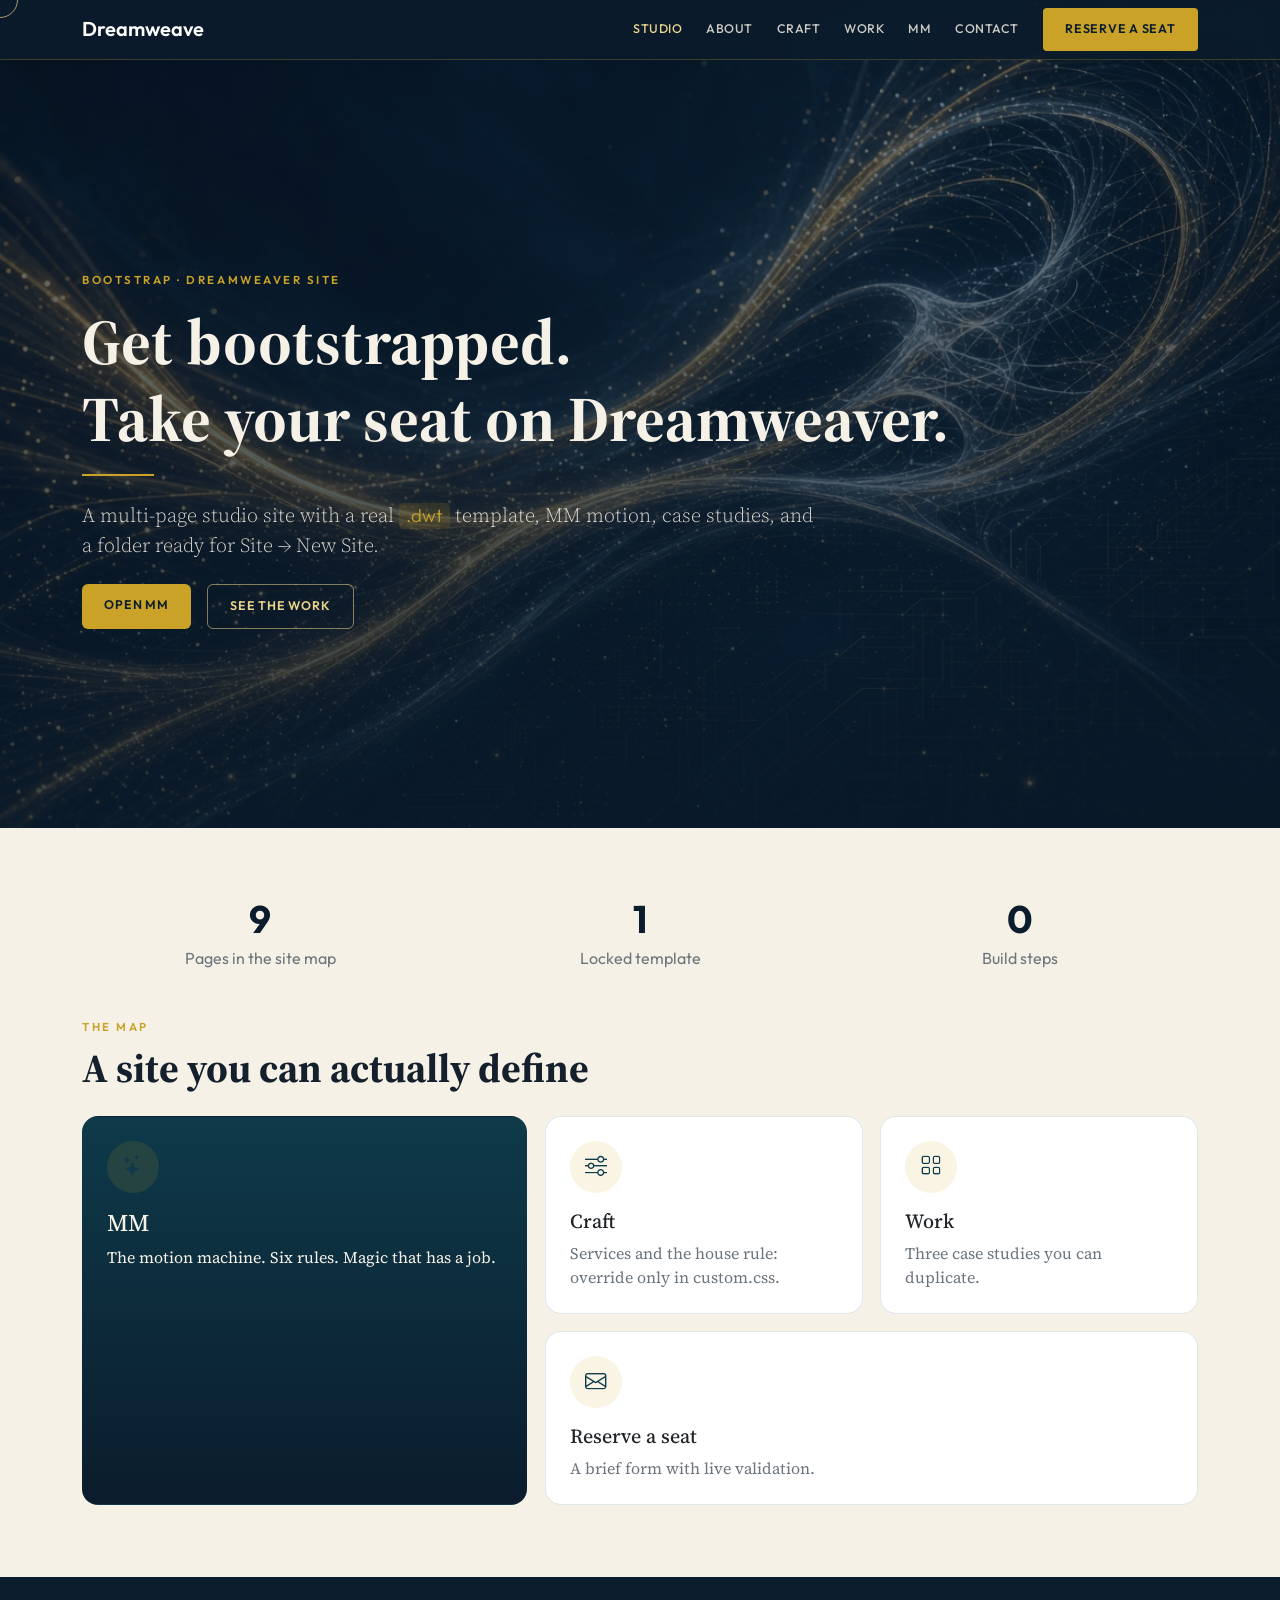
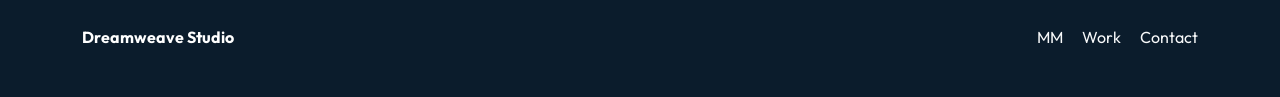
<file: index.html>
<!doctype html>
<html lang="en">
<head>
  <meta charset="utf-8">
  <meta name="viewport" content="width=device-width, initial-scale=1">
  <title>Dreamweave Studio — Get bootstrapped. Take your seat.</title>
  <meta name="description" content="A Dreamweaver-style Bootstrap starter. Responsive, mobile-first, ready to open in Adobe Dreamweaver.">
  <meta name="theme-color" content="#0b1c2c">
  <link rel="preconnect" href="https://fonts.googleapis.com">
  <link rel="preconnect" href="https://fonts.gstatic.com" crossorigin>
  <link href="https://fonts.googleapis.com/css2?family=Outfit:wght@400;500;600;700&family=Source+Serif+4:opsz,wght@8..60,400;8..60,600;8..60,700&display=swap" rel="stylesheet">
  <link href="https://cdn.jsdelivr.net/npm/bootstrap@5.3.8/dist/css/bootstrap.min.css" rel="stylesheet" crossorigin="anonymous">
  <link href="https://cdn.jsdelivr.net/npm/bootstrap-icons@1.11.3/font/bootstrap-icons.min.css" rel="stylesheet">
  <link rel="icon" href="img/favicon.svg" type="image/svg+xml">
  <link href="css/custom.css" rel="stylesheet">
</head>
<body>
  <a class="skip-link" href="#main">Skip to content</a>
  <nav class="navbar navbar-expand-lg navbar-dream fixed-top sans">
    <div class="container">
      <a class="navbar-brand d-flex align-items-center gap-2 text-white" href="index.html"><span class="fw-semibold">Dreamweave</span></a>
      <button class="navbar-toggler" type="button" data-bs-toggle="collapse" data-bs-target="#navMain" aria-label="Toggle navigation">
        <span class="navbar-toggler-icon" style="filter: invert(1);"></span>
      </button>
      <div class="collapse navbar-collapse" id="navMain">
        <ul class="navbar-nav ms-auto mb-2 mb-lg-0 align-items-lg-center gap-lg-2">
          <li class="nav-item"><a class="nav-link" href="index.html">Studio</a></li>
          <li class="nav-item"><a class="nav-link" href="about.html">About</a></li>
          <li class="nav-item"><a class="nav-link" href="craft.html">Craft</a></li>
          <li class="nav-item"><a class="nav-link" href="work.html">Work</a></li>
          <li class="nav-item"><a class="nav-link" href="mm.html">MM</a></li>
          <li class="nav-item"><a class="nav-link" href="contact.html">Contact</a></li>
          <li class="nav-item ms-lg-2"><a class="btn btn-gold btn-sm" href="contact.html">Reserve a seat</a></li>
        </ul>
      </div>
    </div>
  </nav>
  <header class="hero d-flex align-items-center">
    <div class="container py-5">
      <p class="section-label sans mb-3">Bootstrap · Dreamweaver site</p>
      <h1 class="display-3 fw-bold mb-3">Get bootstrapped.<br>Take your seat on Dreamweaver.</h1>
      <div class="gold-rule mb-4"></div>
      <p class="lead col-lg-8" style="color: rgba(246,241,231,.86);">A multi-page studio site with a real <code>.dwt</code> template, MM motion, case studies, and a folder ready for Site → New Site.</p>
      <div class="d-flex flex-wrap gap-3 mt-4">
        <a class="btn btn-gold sans" href="mm.html">Open MM</a>
        <a class="btn btn-ghost sans" href="work.html">See the work</a>
      </div>
    </div>
  </header>
  <section id="main" class="py-5">
    <div class="container py-4">
      <div class="row g-4 text-center mb-5">
        <div class="col-md-4"><div class="stat sans">9</div><p class="sans text-secondary mt-2 mb-0">Pages in the site map</p></div>
        <div class="col-md-4"><div class="stat sans">1</div><p class="sans text-secondary mt-2 mb-0">Locked template</p></div>
        <div class="col-md-4"><div class="stat sans">0</div><p class="sans text-secondary mt-2 mb-0">Build steps</p></div>
      </div>
      <p class="section-label sans mb-2">The map</p>
      <h2 class="display-6 fw-bold mb-4">A site you can actually define</h2>
      <div class="bento">
        <a class="card-weave bento-wide p-4 text-decoration-none" href="mm.html">
          <div class="icon-orb mb-3"><i class="bi bi-stars"></i></div>
          <h3 class="h4">MM</h3>
          <p class="mb-0">The motion machine. Six rules. Magic that has a job.</p>
        </a>
        <a class="card-weave p-4 text-decoration-none text-dark" href="craft.html">
          <div class="icon-orb mb-3"><i class="bi bi-sliders"></i></div>
          <h3 class="h5">Craft</h3>
          <p class="text-secondary mb-0">Services and the house rule: override only in custom.css.</p>
        </a>
        <a class="card-weave p-4 text-decoration-none text-dark" href="work.html">
          <div class="icon-orb mb-3"><i class="bi bi-grid"></i></div>
          <h3 class="h5">Work</h3>
          <p class="text-secondary mb-0">Three case studies you can duplicate.</p>
        </a>
        <a class="card-weave bento-contact p-4 text-decoration-none text-dark" href="contact.html">
          <div class="icon-orb mb-3"><i class="bi bi-envelope"></i></div>
          <h3 class="h5">Reserve a seat</h3>
          <p class="text-secondary mb-0">A brief form with live validation.</p>
        </a>
      </div>
    </div>
  </section>
  <footer class="site-footer py-5 sans">
    <div class="container d-flex flex-wrap justify-content-between gap-3">
      <strong class="text-white">Dreamweave Studio</strong>
      <div>
        <a class="link-light text-decoration-none me-3" href="mm.html">MM</a>
        <a class="link-light text-decoration-none me-3" href="work.html">Work</a>
        <a class="link-light text-decoration-none" href="contact.html">Contact</a>
      </div>
    </div>
  </footer>
  <script src="https://cdn.jsdelivr.net/npm/bootstrap@5.3.8/dist/js/bootstrap.bundle.min.js" crossorigin="anonymous"></script>
  <script src="js/site.js"></script>
</body>
</html>
</file>
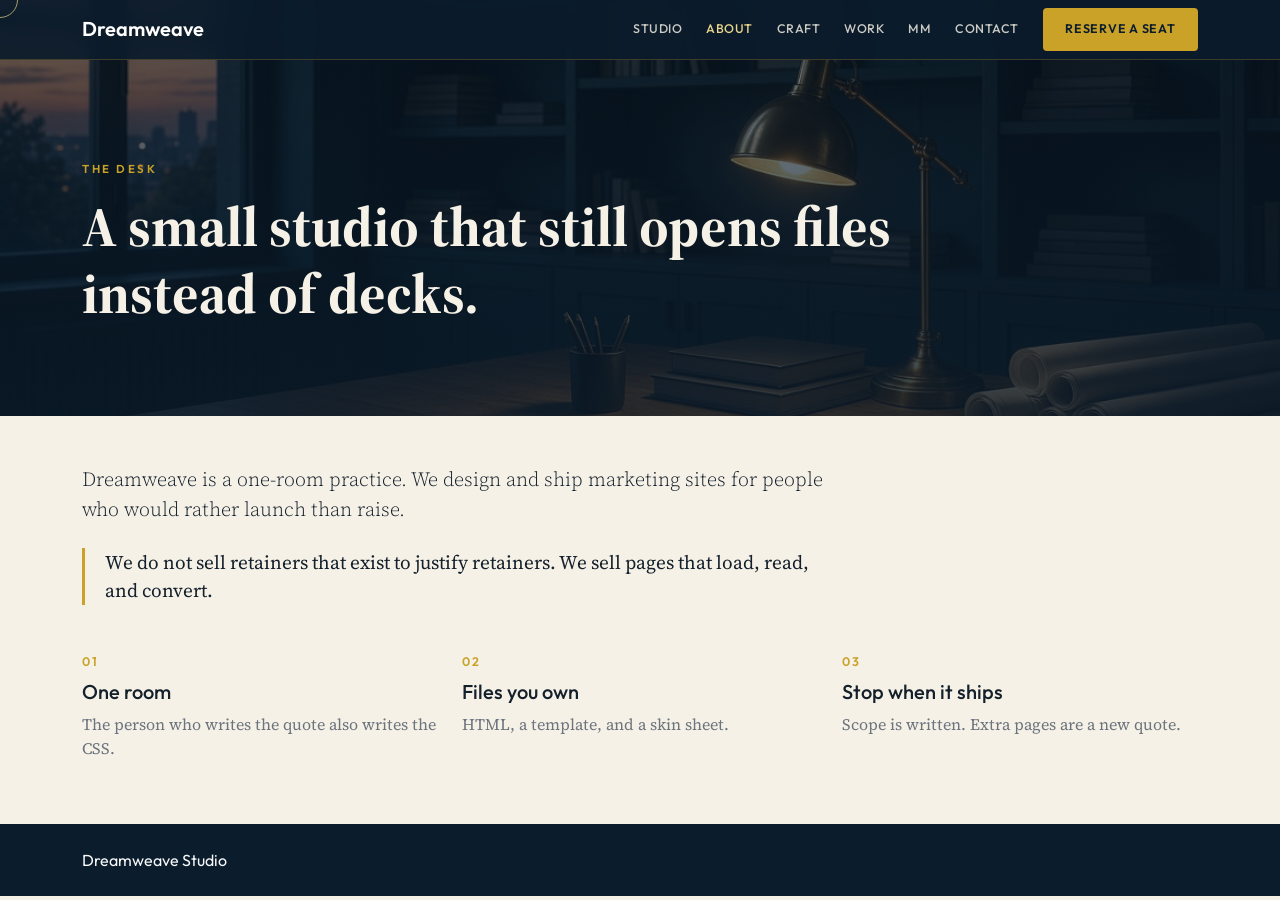
<file: about.html>
<!doctype html>
<html lang="en">
<head>
  <meta charset="utf-8">
  <meta name="viewport" content="width=device-width, initial-scale=1">
  <title>About — Dreamweave</title>
  <link rel="preconnect" href="https://fonts.googleapis.com">
  <link rel="preconnect" href="https://fonts.gstatic.com" crossorigin>
  <link href="https://fonts.googleapis.com/css2?family=Outfit:wght@400;500;600;700&family=Source+Serif+4:opsz,wght@8..60,400;8..60,600;8..60,700&display=swap" rel="stylesheet">
  <link href="https://cdn.jsdelivr.net/npm/bootstrap@5.3.8/dist/css/bootstrap.min.css" rel="stylesheet" crossorigin="anonymous">
  <link href="https://cdn.jsdelivr.net/npm/bootstrap-icons@1.11.3/font/bootstrap-icons.min.css" rel="stylesheet">
  <link href="css/custom.css" rel="stylesheet">
</head>
<body>
  <nav class="navbar navbar-expand-lg navbar-dream fixed-top sans">
    <div class="container">
      <a class="navbar-brand text-white fw-semibold" href="index.html">Dreamweave</a>
      <button class="navbar-toggler" type="button" data-bs-toggle="collapse" data-bs-target="#navMain" aria-label="Toggle navigation"><span class="navbar-toggler-icon" style="filter: invert(1);"></span></button>
      <div class="collapse navbar-collapse" id="navMain">
        <ul class="navbar-nav ms-auto align-items-lg-center gap-lg-2">
          <li class="nav-item"><a class="nav-link" href="index.html">Studio</a></li>
          <li class="nav-item"><a class="nav-link" href="about.html">About</a></li>
          <li class="nav-item"><a class="nav-link" href="craft.html">Craft</a></li>
          <li class="nav-item"><a class="nav-link" href="work.html">Work</a></li>
          <li class="nav-item"><a class="nav-link" href="mm.html">MM</a></li>
          <li class="nav-item"><a class="nav-link" href="contact.html">Contact</a></li>
          <li class="nav-item ms-lg-2"><a class="btn btn-gold btn-sm" href="contact.html">Reserve a seat</a></li>
        </ul>
      </div>
    </div>
  </nav>
  <header class="page-hero library"><div class="container"><p class="section-label sans mb-3">The desk</p><h1 class="display-4 fw-bold col-lg-10">A small studio that still opens files instead of decks.</h1></div></header>
  <main class="py-5"><div class="container">
    <p class="lead col-lg-8">Dreamweave is a one-room practice. We design and ship marketing sites for people who would rather launch than raise.</p>
    <blockquote class="quote-block my-4 col-lg-8">We do not sell retainers that exist to justify retainers. We sell pages that load, read, and convert.</blockquote>
    <div class="row g-4 mt-4">
      <div class="col-md-4"><p class="step-num sans mb-2">01</p><h2 class="h5 sans">One room</h2><p class="text-secondary">The person who writes the quote also writes the CSS.</p></div>
      <div class="col-md-4"><p class="step-num sans mb-2">02</p><h2 class="h5 sans">Files you own</h2><p class="text-secondary">HTML, a template, and a skin sheet.</p></div>
      <div class="col-md-4"><p class="step-num sans mb-2">03</p><h2 class="h5 sans">Stop when it ships</h2><p class="text-secondary">Scope is written. Extra pages are a new quote.</p></div>
    </div>
  </div></main>
  <footer class="site-footer py-4 sans"><div class="container"><a class="link-light text-decoration-none" href="index.html">Dreamweave Studio</a></div></footer>
  <script src="https://cdn.jsdelivr.net/npm/bootstrap@5.3.8/dist/js/bootstrap.bundle.min.js" crossorigin="anonymous"></script>
  <script src="js/site.js"></script>
</body></html>
</file>
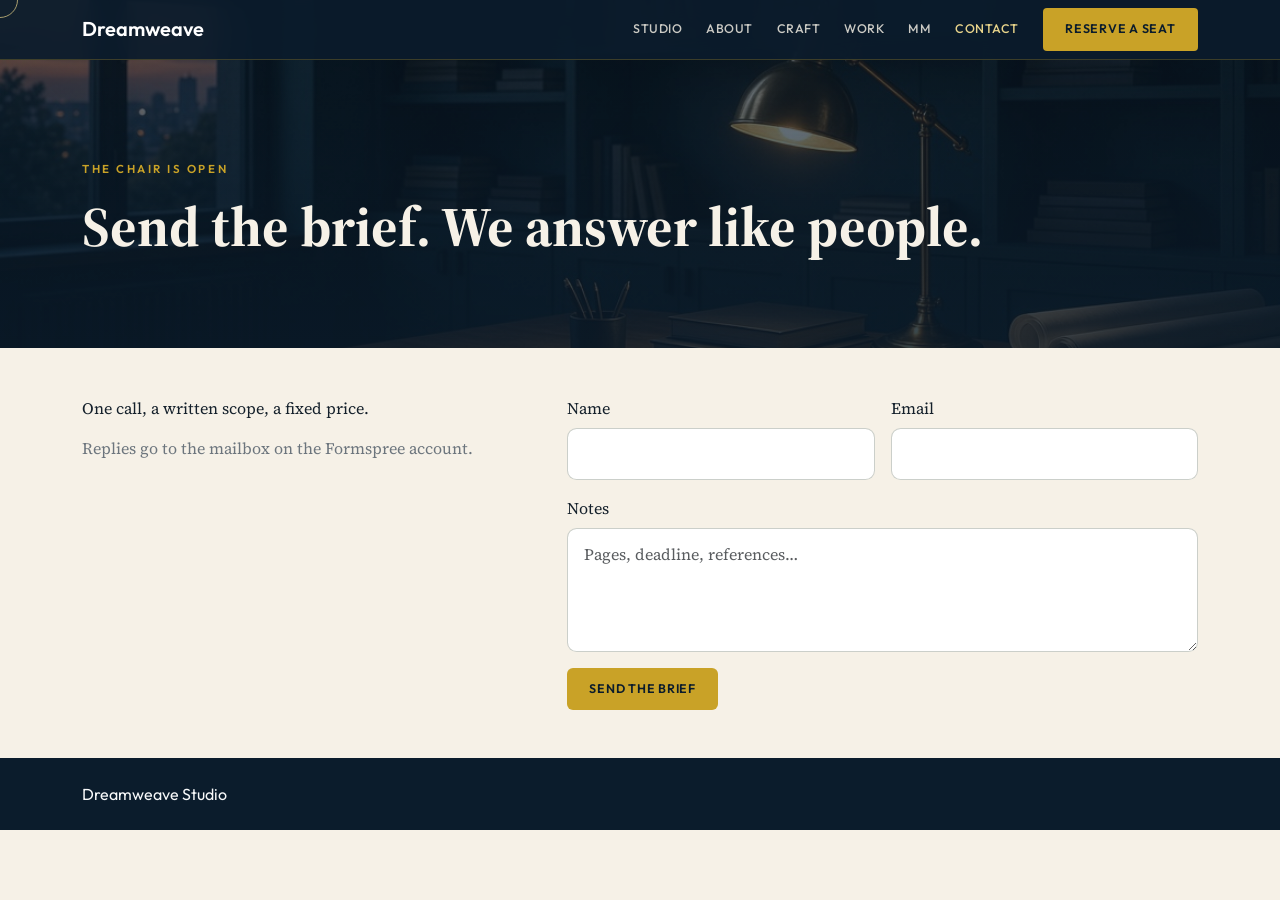
<file: contact.html>
<!doctype html>
<html lang="en">
<head>
  <meta charset="utf-8">
  <meta name="viewport" content="width=device-width, initial-scale=1">
  <title>Contact — Dreamweave</title>
  <link rel="preconnect" href="https://fonts.googleapis.com">
  <link rel="preconnect" href="https://fonts.gstatic.com" crossorigin>
  <link href="https://fonts.googleapis.com/css2?family=Outfit:wght@400;500;600;700&family=Source+Serif+4:opsz,wght@8..60,400;8..60,600;8..60,700&display=swap" rel="stylesheet">
  <link href="https://cdn.jsdelivr.net/npm/bootstrap@5.3.8/dist/css/bootstrap.min.css" rel="stylesheet" crossorigin="anonymous">
  <link href="https://cdn.jsdelivr.net/npm/bootstrap-icons@1.11.3/font/bootstrap-icons.min.css" rel="stylesheet">
  <link href="css/custom.css" rel="stylesheet">
</head>
<body>
  <nav class="navbar navbar-expand-lg navbar-dream fixed-top sans">
    <div class="container">
      <a class="navbar-brand text-white fw-semibold" href="index.html">Dreamweave</a>
      <button class="navbar-toggler" type="button" data-bs-toggle="collapse" data-bs-target="#navMain" aria-label="Toggle navigation"><span class="navbar-toggler-icon" style="filter: invert(1);"></span></button>
      <div class="collapse navbar-collapse" id="navMain">
        <ul class="navbar-nav ms-auto align-items-lg-center gap-lg-2">
          <li class="nav-item"><a class="nav-link" href="index.html">Studio</a></li>
          <li class="nav-item"><a class="nav-link" href="about.html">About</a></li>
          <li class="nav-item"><a class="nav-link" href="craft.html">Craft</a></li>
          <li class="nav-item"><a class="nav-link" href="work.html">Work</a></li>
          <li class="nav-item"><a class="nav-link" href="mm.html">MM</a></li>
          <li class="nav-item"><a class="nav-link" href="contact.html">Contact</a></li>
          <li class="nav-item ms-lg-2"><a class="btn btn-gold btn-sm" href="contact.html">Reserve a seat</a></li>
        </ul>
      </div>
    </div>
  </nav>
  <header class="page-hero library"><div class="container"><p class="section-label sans mb-3">The chair is open</p><h1 class="display-4 fw-bold">Send the brief. We answer like people.</h1></div></header>
  <main class="py-5"><div class="container"><div class="row g-5">
    <div class="col-lg-5">
      <p>One call, a written scope, a fixed price.</p>
      <p class="text-secondary mb-0">Replies go to the mailbox on the Formspree account.</p>
    </div>
    <div class="col-lg-7">
      <div id="brief-success" class="alert alert-success d-none">Brief received. Check the Formspree inbox.</div>
      <div id="brief-error" class="alert alert-danger d-none">Could not send. Try again, or email from Formspree directly.</div>
      <form id="brief-form" class="needs-validation" action="https://formspree.io/f/xnpqewqr" method="POST" novalidate>
        <input type="hidden" name="_subject" value="Dreamweave brief">
        <div class="row g-3">
          <div class="col-md-6 form-live">
            <label class="form-label" for="name">Name</label>
            <input class="form-control" id="name" name="name" autocomplete="name" required>
            <span class="tick" aria-hidden="true">✓</span>
          </div>
          <div class="col-md-6 form-live">
            <label class="form-label" for="email">Email</label>
            <input class="form-control" id="email" name="email" type="email" autocomplete="email" required>
            <span class="tick" aria-hidden="true">✓</span>
          </div>
          <div class="col-12">
            <label class="form-label" for="notes">Notes</label>
            <textarea class="form-control" id="notes" name="notes" rows="4" placeholder="Pages, deadline, references…"></textarea>
          </div>
          <div class="col-12" style="position:absolute;left:-9999px" aria-hidden="true">
            <input type="text" name="_gotcha" tabindex="-1" autocomplete="off">
          </div>
          <div class="col-12"><button class="btn btn-gold sans" type="submit">Send the brief</button></div>
        </div>
      </form>
    </div>
  </div></div></main>
  <footer class="site-footer py-4 sans"><div class="container"><a class="link-light text-decoration-none" href="index.html">Dreamweave Studio</a></div></footer>
  <script src="https://cdn.jsdelivr.net/npm/bootstrap@5.3.8/dist/js/bootstrap.bundle.min.js" crossorigin="anonymous"></script>
  <script src="js/site.js"></script>
</body></html>
</file>
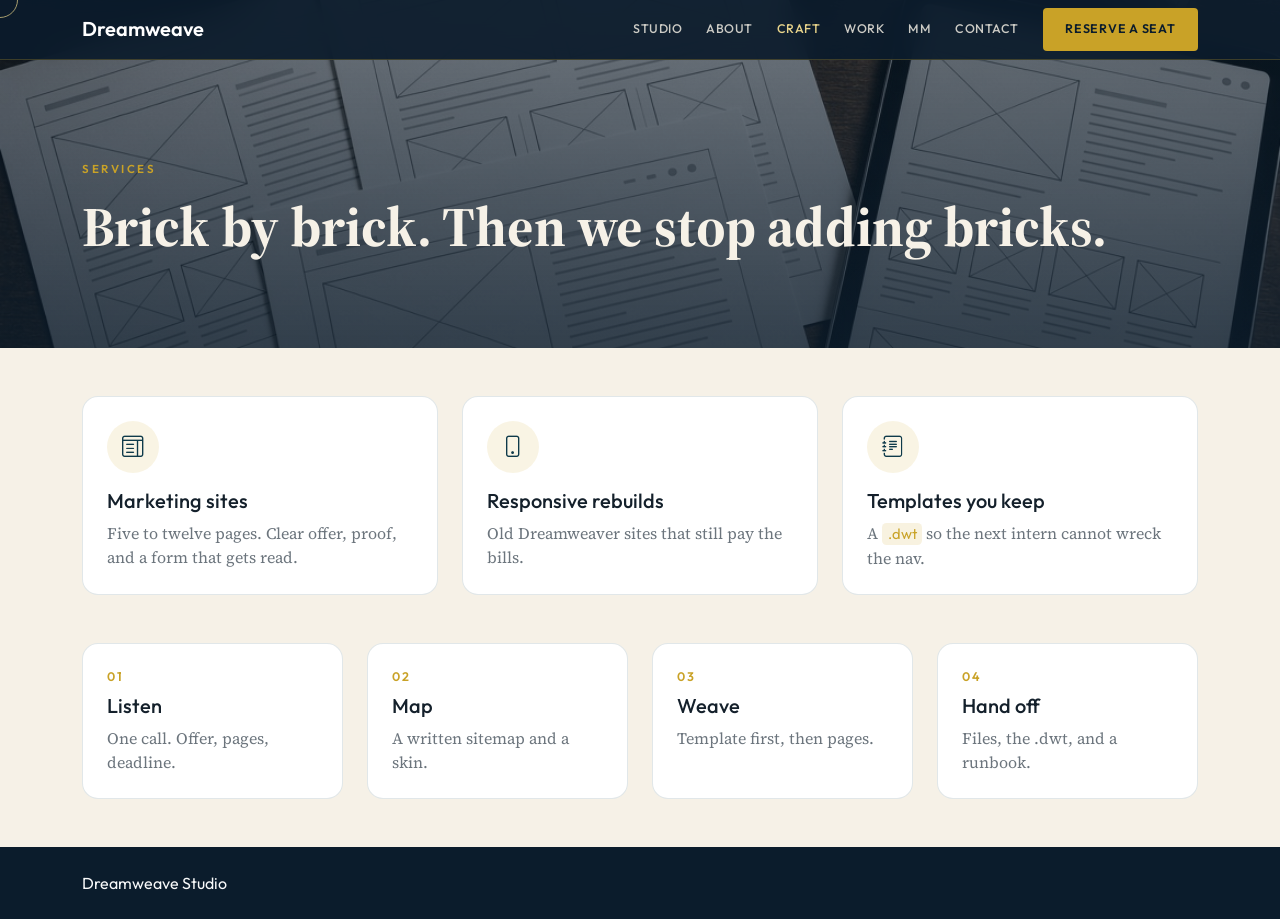
<file: craft.html>
<!doctype html>
<html lang="en">
<head>
  <meta charset="utf-8">
  <meta name="viewport" content="width=device-width, initial-scale=1">
  <title>Craft — Dreamweave</title>
  <link rel="preconnect" href="https://fonts.googleapis.com">
  <link rel="preconnect" href="https://fonts.gstatic.com" crossorigin>
  <link href="https://fonts.googleapis.com/css2?family=Outfit:wght@400;500;600;700&family=Source+Serif+4:opsz,wght@8..60,400;8..60,600;8..60,700&display=swap" rel="stylesheet">
  <link href="https://cdn.jsdelivr.net/npm/bootstrap@5.3.8/dist/css/bootstrap.min.css" rel="stylesheet" crossorigin="anonymous">
  <link href="https://cdn.jsdelivr.net/npm/bootstrap-icons@1.11.3/font/bootstrap-icons.min.css" rel="stylesheet">
  <link href="css/custom.css" rel="stylesheet">
</head>
<body>
  <nav class="navbar navbar-expand-lg navbar-dream fixed-top sans">
    <div class="container">
      <a class="navbar-brand text-white fw-semibold" href="index.html">Dreamweave</a>
      <button class="navbar-toggler" type="button" data-bs-toggle="collapse" data-bs-target="#navMain" aria-label="Toggle navigation"><span class="navbar-toggler-icon" style="filter: invert(1);"></span></button>
      <div class="collapse navbar-collapse" id="navMain">
        <ul class="navbar-nav ms-auto align-items-lg-center gap-lg-2">
          <li class="nav-item"><a class="nav-link" href="index.html">Studio</a></li>
          <li class="nav-item"><a class="nav-link" href="about.html">About</a></li>
          <li class="nav-item"><a class="nav-link" href="craft.html">Craft</a></li>
          <li class="nav-item"><a class="nav-link" href="work.html">Work</a></li>
          <li class="nav-item"><a class="nav-link" href="mm.html">MM</a></li>
          <li class="nav-item"><a class="nav-link" href="contact.html">Contact</a></li>
          <li class="nav-item ms-lg-2"><a class="btn btn-gold btn-sm" href="contact.html">Reserve a seat</a></li>
        </ul>
      </div>
    </div>
  </nav>
  <header class="page-hero wire"><div class="container"><p class="section-label sans mb-3">Services</p><h1 class="display-4 fw-bold">Brick by brick. Then we stop adding bricks.</h1></div></header>
  <main class="py-5"><div class="container">
    <div class="row g-4 mb-5">
      <div class="col-md-4"><article class="card-weave h-100 p-4"><div class="icon-orb mb-3"><i class="bi bi-layout-text-window"></i></div><h2 class="h5 sans">Marketing sites</h2><p class="text-secondary mb-0">Five to twelve pages. Clear offer, proof, and a form that gets read.</p></article></div>
      <div class="col-md-4"><article class="card-weave h-100 p-4"><div class="icon-orb mb-3"><i class="bi bi-phone"></i></div><h2 class="h5 sans">Responsive rebuilds</h2><p class="text-secondary mb-0">Old Dreamweaver sites that still pay the bills.</p></article></div>
      <div class="col-md-4"><article class="card-weave h-100 p-4"><div class="icon-orb mb-3"><i class="bi bi-journal-text"></i></div><h2 class="h5 sans">Templates you keep</h2><p class="text-secondary mb-0">A <code>.dwt</code> so the next intern cannot wreck the nav.</p></article></div>
    </div>
    <div class="row g-4">
      <div class="col-md-6 col-lg-3"><article class="card-weave h-100 p-4"><p class="step-num sans mb-2">01</p><h3 class="h5 sans">Listen</h3><p class="text-secondary mb-0">One call. Offer, pages, deadline.</p></article></div>
      <div class="col-md-6 col-lg-3"><article class="card-weave h-100 p-4"><p class="step-num sans mb-2">02</p><h3 class="h5 sans">Map</h3><p class="text-secondary mb-0">A written sitemap and a skin.</p></article></div>
      <div class="col-md-6 col-lg-3"><article class="card-weave h-100 p-4"><p class="step-num sans mb-2">03</p><h3 class="h5 sans">Weave</h3><p class="text-secondary mb-0">Template first, then pages.</p></article></div>
      <div class="col-md-6 col-lg-3"><article class="card-weave h-100 p-4"><p class="step-num sans mb-2">04</p><h3 class="h5 sans">Hand off</h3><p class="text-secondary mb-0">Files, the .dwt, and a runbook.</p></article></div>
    </div>
  </div></main>
  <footer class="site-footer py-4 sans"><div class="container"><a class="link-light text-decoration-none" href="index.html">Dreamweave Studio</a></div></footer>
  <script src="https://cdn.jsdelivr.net/npm/bootstrap@5.3.8/dist/js/bootstrap.bundle.min.js" crossorigin="anonymous"></script>
  <script src="js/site.js"></script>
</body></html>
</file>
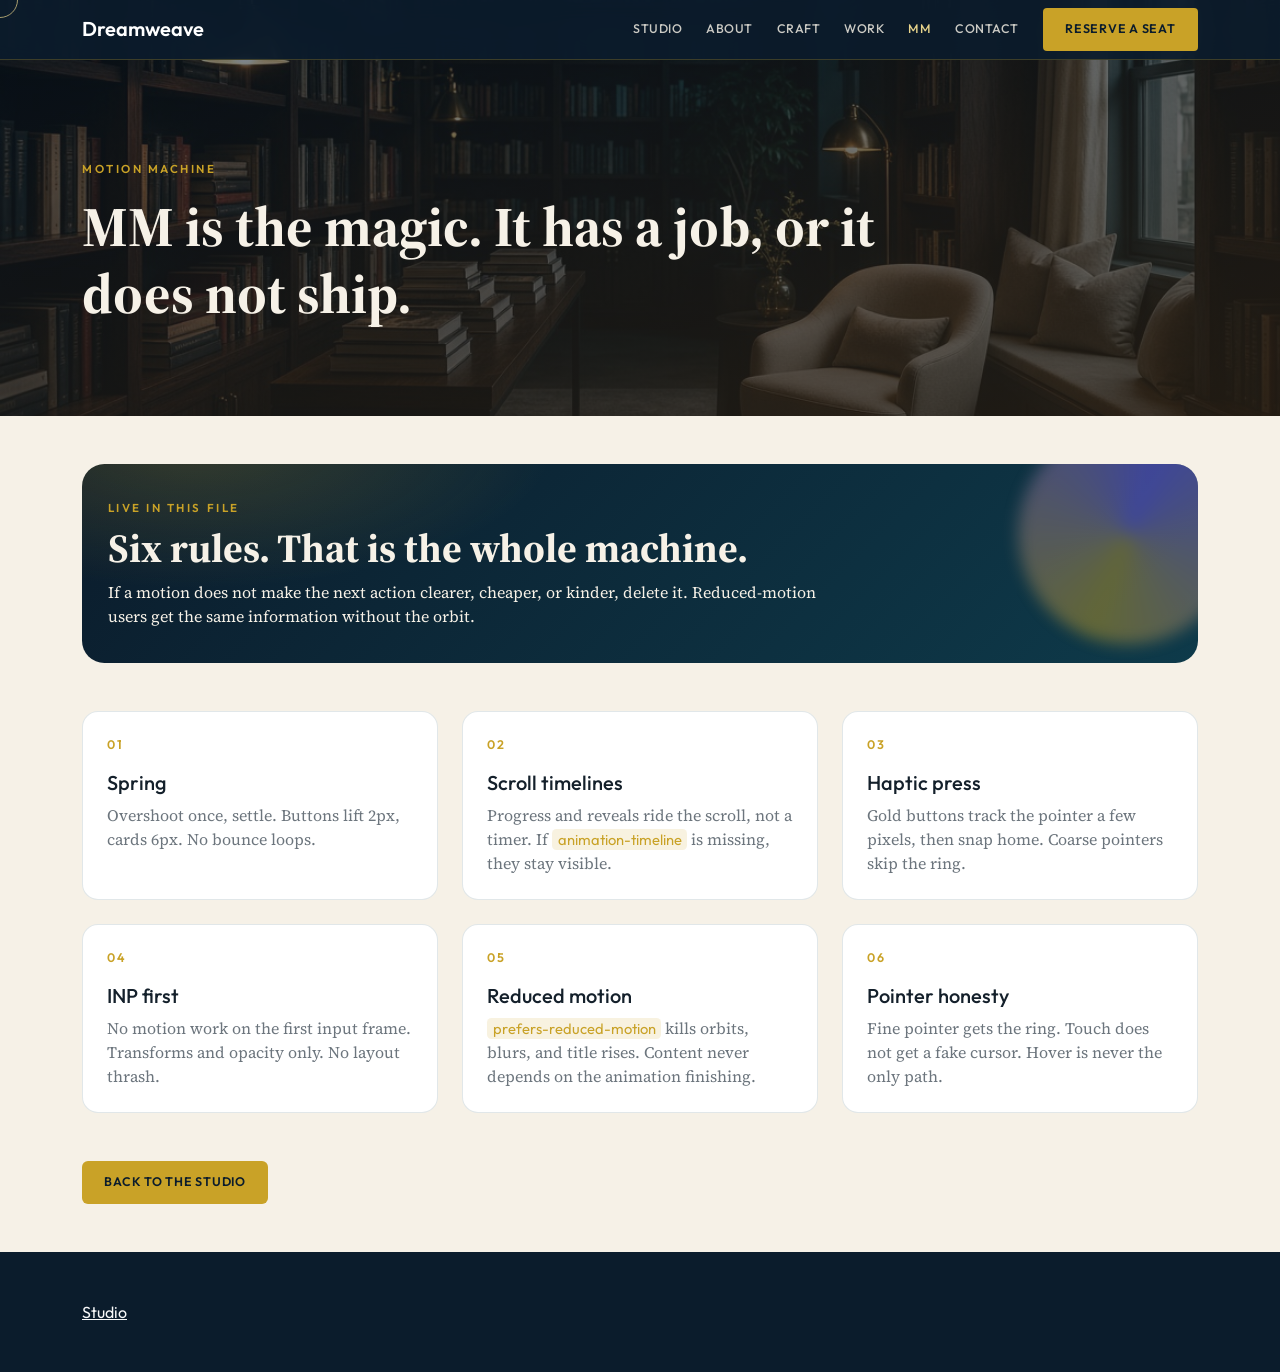
<file: mm.html>
<!doctype html>
<html lang="en">
<head>
  <meta charset="utf-8">
  <meta name="viewport" content="width=device-width, initial-scale=1">
  <title>MM — Dreamweave Studio</title>
  <meta name="description" content="MM is the motion machine. Spring physics, scroll timelines, haptic press.">
  <meta name="theme-color" content="#0b1c2c">
  <link rel="preconnect" href="https://fonts.googleapis.com">
  <link rel="preconnect" href="https://fonts.gstatic.com" crossorigin>
  <link href="https://fonts.googleapis.com/css2?family=Outfit:wght@400;500;600;700&family=Source+Serif+4:opsz,wght@8..60,400;8..60,600;8..60,700&display=swap" rel="stylesheet">
  <link href="https://cdn.jsdelivr.net/npm/bootstrap@5.3.8/dist/css/bootstrap.min.css" rel="stylesheet" crossorigin="anonymous">
  <link href="https://cdn.jsdelivr.net/npm/bootstrap-icons@1.11.3/font/bootstrap-icons.min.css" rel="stylesheet">
  <link href="css/custom.css" rel="stylesheet">
</head>
<body>
  <a class="skip-link" href="#main">Skip to content</a>
  <nav class="navbar navbar-expand-lg navbar-dream fixed-top sans">
    <div class="container">
      <a class="navbar-brand text-white" href="index.html"><span class="fw-semibold">Dreamweave</span></a>
      <button class="navbar-toggler" type="button" data-bs-toggle="collapse" data-bs-target="#navMain" aria-label="Toggle navigation">
        <span class="navbar-toggler-icon" style="filter: invert(1);"></span>
      </button>
      <div class="collapse navbar-collapse" id="navMain">
        <ul class="navbar-nav ms-auto align-items-lg-center gap-lg-2">
          <li class="nav-item"><a class="nav-link" href="index.html">Studio</a></li>
          <li class="nav-item"><a class="nav-link" href="about.html">About</a></li>
          <li class="nav-item"><a class="nav-link" href="craft.html">Craft</a></li>
          <li class="nav-item"><a class="nav-link" href="work.html">Work</a></li>
          <li class="nav-item"><a class="nav-link active" href="mm.html">MM</a></li>
          <li class="nav-item"><a class="nav-link" href="contact.html">Contact</a></li>
          <li class="nav-item ms-lg-2"><a class="btn btn-gold btn-sm" href="contact.html">Reserve a seat</a></li>
        </ul>
      </div>
    </div>
  </nav>
  <header class="page-hero folio"><div class="container">
    <p class="section-label sans mb-3">Motion machine</p>
    <h1 class="display-4 fw-bold col-lg-9">MM is the magic. It has a job, or it does not ship.</h1>
  </div></header>
  <main id="main" class="py-5"><div class="container">
    <div class="mm-stage mb-5">
      <div class="mm-orb" aria-hidden="true"></div>
      <p class="section-label sans mb-2">Live in this file</p>
      <h2 class="display-6 fw-bold">Six rules. That is the whole machine.</h2>
      <p class="mb-0 col-lg-8">If a motion does not make the next action clearer, cheaper, or kinder, delete it. Reduced-motion users get the same information without the orbit.</p>
    </div>
    <div class="row g-4">
      <div class="col-md-4"><article class="card-weave p-4 h-100"><p class="step-num sans">01</p><h2 class="h5 sans">Spring</h2><p class="text-secondary mb-0">Overshoot once, settle. Buttons lift 2px, cards 6px. No bounce loops.</p></article></div>
      <div class="col-md-4"><article class="card-weave p-4 h-100"><p class="step-num sans">02</p><h2 class="h5 sans">Scroll timelines</h2><p class="text-secondary mb-0">Progress and reveals ride the scroll, not a timer. If <code>animation-timeline</code> is missing, they stay visible.</p></article></div>
      <div class="col-md-4"><article class="card-weave p-4 h-100"><p class="step-num sans">03</p><h2 class="h5 sans">Haptic press</h2><p class="text-secondary mb-0">Gold buttons track the pointer a few pixels, then snap home. Coarse pointers skip the ring.</p></article></div>
      <div class="col-md-4"><article class="card-weave p-4 h-100"><p class="step-num sans">04</p><h2 class="h5 sans">INP first</h2><p class="text-secondary mb-0">No motion work on the first input frame. Transforms and opacity only. No layout thrash.</p></article></div>
      <div class="col-md-4"><article class="card-weave p-4 h-100"><p class="step-num sans">05</p><h2 class="h5 sans">Reduced motion</h2><p class="text-secondary mb-0"><code>prefers-reduced-motion</code> kills orbits, blurs, and title rises. Content never depends on the animation finishing.</p></article></div>
      <div class="col-md-4"><article class="card-weave p-4 h-100"><p class="step-num sans">06</p><h2 class="h5 sans">Pointer honesty</h2><p class="text-secondary mb-0">Fine pointer gets the ring. Touch does not get a fake cursor. Hover is never the only path.</p></article></div>
    </div>
    <p class="mt-5 mb-0"><a class="btn btn-gold sans" href="index.html">Back to the studio</a></p>
  </div></main>
  <footer class="site-footer py-5 sans"><div class="container"><a class="link-light" href="index.html">Studio</a></div></footer>
  <script src="https://cdn.jsdelivr.net/npm/bootstrap@5.3.8/dist/js/bootstrap.bundle.min.js" crossorigin="anonymous"></script>
  <script src="js/site.js"></script>
</body></html>
</file>
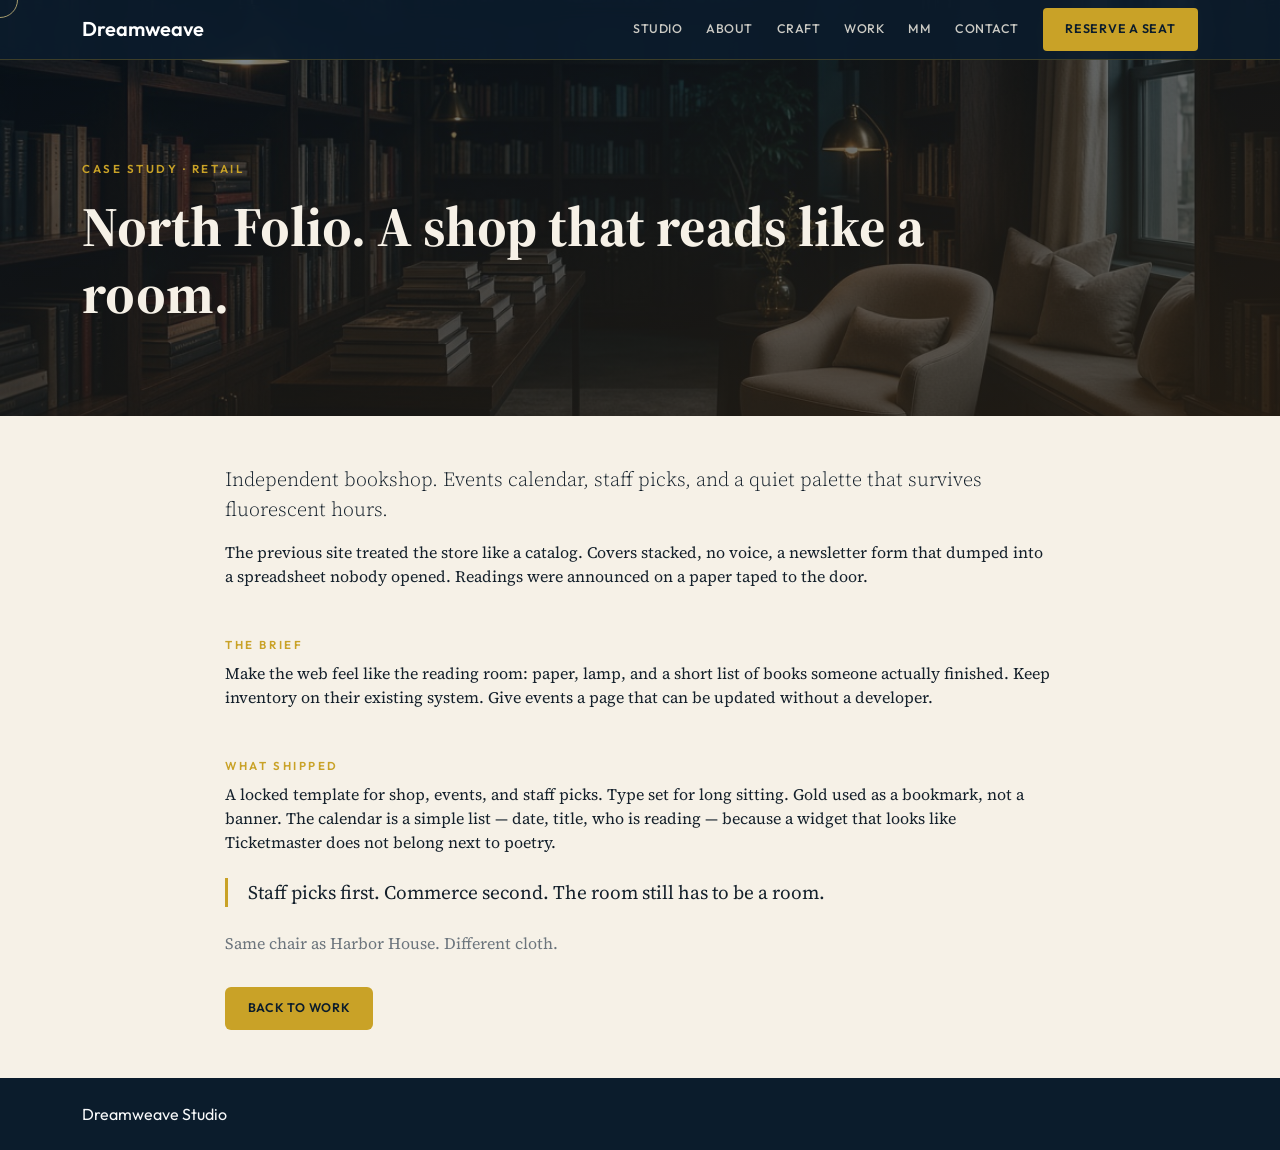
<file: work-folio.html>
<!doctype html>
<html lang="en">
<head>
  <meta charset="utf-8">
  <meta name="viewport" content="width=device-width, initial-scale=1">
  <title>North Folio — Dreamweave</title>
  <link rel="preconnect" href="https://fonts.googleapis.com">
  <link rel="preconnect" href="https://fonts.gstatic.com" crossorigin>
  <link href="https://fonts.googleapis.com/css2?family=Outfit:wght@400;500;600;700&family=Source+Serif+4:opsz,wght@8..60,400;8..60,600;8..60,700&display=swap" rel="stylesheet">
  <link href="https://cdn.jsdelivr.net/npm/bootstrap@5.3.8/dist/css/bootstrap.min.css" rel="stylesheet" crossorigin="anonymous">
  <link href="css/custom.css" rel="stylesheet">
</head>
<body>
  <nav class="navbar navbar-expand-lg navbar-dream fixed-top sans">
    <div class="container">
      <a class="navbar-brand text-white fw-semibold" href="index.html">Dreamweave</a>
      <button class="navbar-toggler" type="button" data-bs-toggle="collapse" data-bs-target="#navMain" aria-label="Toggle navigation"><span class="navbar-toggler-icon" style="filter: invert(1);"></span></button>
      <div class="collapse navbar-collapse" id="navMain">
        <ul class="navbar-nav ms-auto align-items-lg-center gap-lg-2">
          <li class="nav-item"><a class="nav-link" href="index.html">Studio</a></li>
          <li class="nav-item"><a class="nav-link" href="about.html">About</a></li>
          <li class="nav-item"><a class="nav-link" href="craft.html">Craft</a></li>
          <li class="nav-item"><a class="nav-link" href="work.html">Work</a></li>
          <li class="nav-item"><a class="nav-link" href="mm.html">MM</a></li>
          <li class="nav-item"><a class="nav-link" href="contact.html">Contact</a></li>
          <li class="nav-item ms-lg-2"><a class="btn btn-gold btn-sm" href="contact.html">Reserve a seat</a></li>
        </ul>
      </div>
    </div>
  </nav>
  <header class="page-hero folio"><div class="container"><p class="section-label sans mb-3">Case study · Retail</p><h1 class="display-4 fw-bold col-lg-10">North Folio. A shop that reads like a room.</h1></div></header>
  <main class="py-5"><div class="container col-lg-8">
    <p class="lead">Independent bookshop. Events calendar, staff picks, and a quiet palette that survives fluorescent hours.</p>
    <p>The previous site treated the store like a catalog. Covers stacked, no voice, a newsletter form that dumped into a spreadsheet nobody opened. Readings were announced on a paper taped to the door.</p>
    <p class="section-label sans mt-5 mb-2">The brief</p>
    <p>Make the web feel like the reading room: paper, lamp, and a short list of books someone actually finished. Keep inventory on their existing system. Give events a page that can be updated without a developer.</p>
    <p class="section-label sans mt-5 mb-2">What shipped</p>
    <p>A locked template for shop, events, and staff picks. Type set for long sitting. Gold used as a bookmark, not a banner. The calendar is a simple list — date, title, who is reading — because a widget that looks like Ticketmaster does not belong next to poetry.</p>
    <blockquote class="quote-block my-4">Staff picks first. Commerce second. The room still has to be a room.</blockquote>
    <p class="text-secondary">Same chair as Harbor House. Different cloth.</p>
    <a class="btn btn-gold sans mt-3" href="work.html">Back to work</a>
  </div></main>
  <footer class="site-footer py-4 sans"><div class="container"><a class="link-light text-decoration-none" href="index.html">Dreamweave Studio</a></div></footer>
  <script src="https://cdn.jsdelivr.net/npm/bootstrap@5.3.8/dist/js/bootstrap.bundle.min.js" crossorigin="anonymous"></script>
  <script src="js/site.js"></script>
</body></html>
</file>
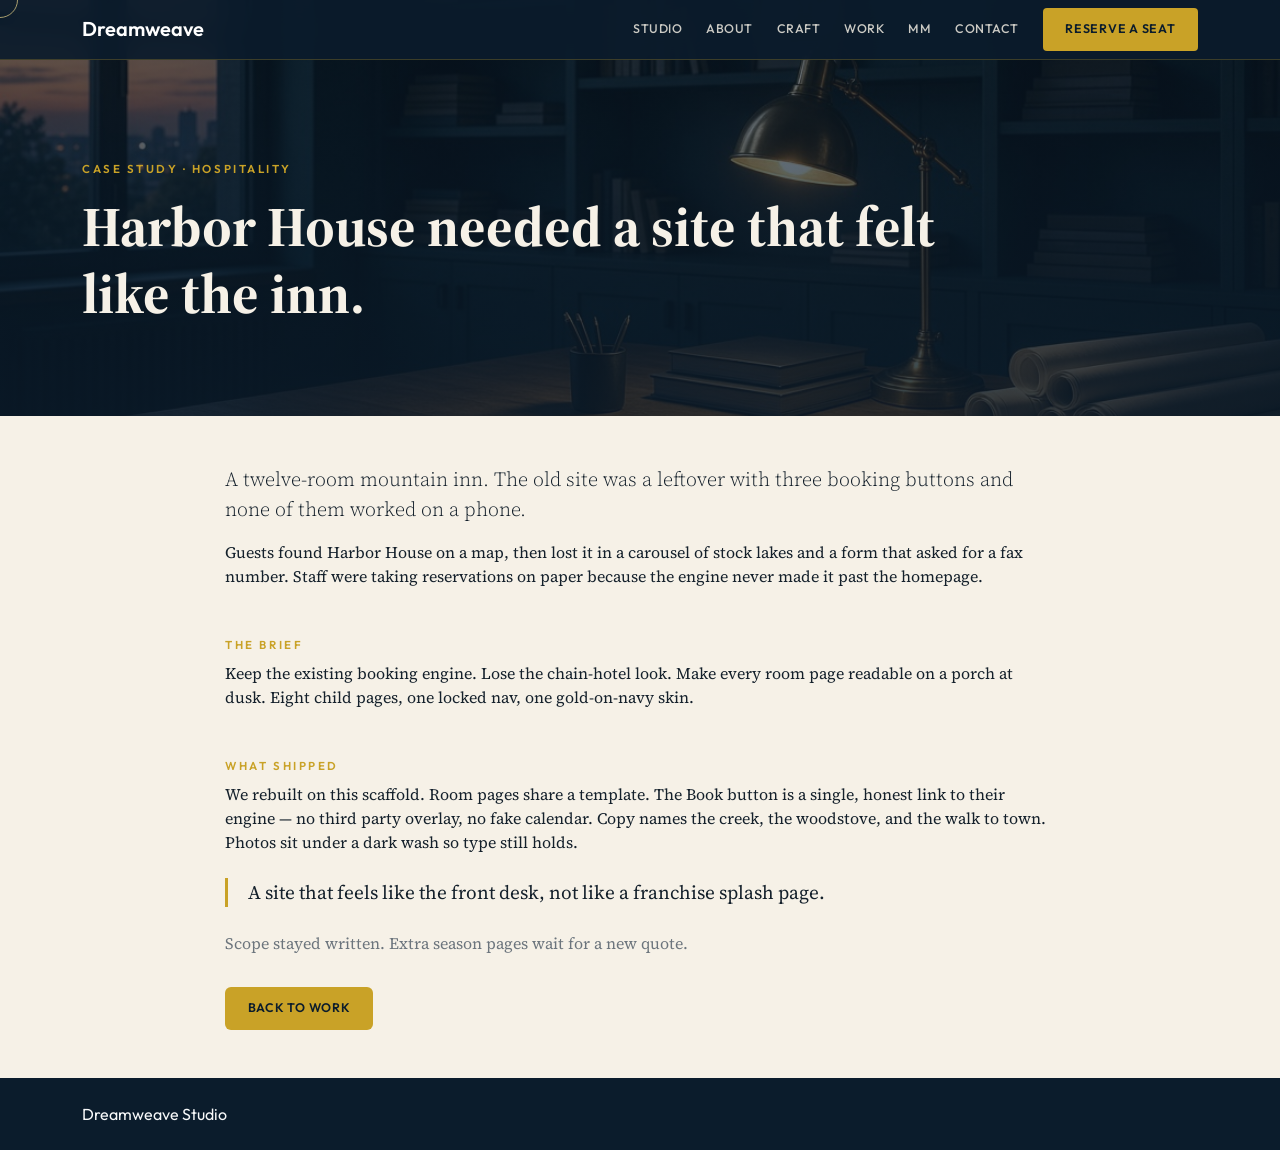
<file: work-harbor.html>
<!doctype html>
<html lang="en">
<head>
  <meta charset="utf-8">
  <meta name="viewport" content="width=device-width, initial-scale=1">
  <title>Harbor House — Dreamweave</title>
  <link rel="preconnect" href="https://fonts.googleapis.com">
  <link rel="preconnect" href="https://fonts.gstatic.com" crossorigin>
  <link href="https://fonts.googleapis.com/css2?family=Outfit:wght@400;500;600;700&family=Source+Serif+4:opsz,wght@8..60,400;8..60,600;8..60,700&display=swap" rel="stylesheet">
  <link href="https://cdn.jsdelivr.net/npm/bootstrap@5.3.8/dist/css/bootstrap.min.css" rel="stylesheet" crossorigin="anonymous">
  <link href="css/custom.css" rel="stylesheet">
</head>
<body>
  <nav class="navbar navbar-expand-lg navbar-dream fixed-top sans">
    <div class="container">
      <a class="navbar-brand text-white fw-semibold" href="index.html">Dreamweave</a>
      <button class="navbar-toggler" type="button" data-bs-toggle="collapse" data-bs-target="#navMain" aria-label="Toggle navigation"><span class="navbar-toggler-icon" style="filter: invert(1);"></span></button>
      <div class="collapse navbar-collapse" id="navMain">
        <ul class="navbar-nav ms-auto align-items-lg-center gap-lg-2">
          <li class="nav-item"><a class="nav-link" href="index.html">Studio</a></li>
          <li class="nav-item"><a class="nav-link" href="about.html">About</a></li>
          <li class="nav-item"><a class="nav-link" href="craft.html">Craft</a></li>
          <li class="nav-item"><a class="nav-link" href="work.html">Work</a></li>
          <li class="nav-item"><a class="nav-link" href="mm.html">MM</a></li>
          <li class="nav-item"><a class="nav-link" href="contact.html">Contact</a></li>
          <li class="nav-item ms-lg-2"><a class="btn btn-gold btn-sm" href="contact.html">Reserve a seat</a></li>
        </ul>
      </div>
    </div>
  </nav>
  <header class="page-hero library"><div class="container"><p class="section-label sans mb-3">Case study · Hospitality</p><h1 class="display-4 fw-bold col-lg-10">Harbor House needed a site that felt like the inn.</h1></div></header>
  <main class="py-5"><div class="container col-lg-8">
    <p class="lead">A twelve-room mountain inn. The old site was a leftover with three booking buttons and none of them worked on a phone.</p>
    <p>Guests found Harbor House on a map, then lost it in a carousel of stock lakes and a form that asked for a fax number. Staff were taking reservations on paper because the engine never made it past the homepage.</p>
    <p class="section-label sans mt-5 mb-2">The brief</p>
    <p>Keep the existing booking engine. Lose the chain-hotel look. Make every room page readable on a porch at dusk. Eight child pages, one locked nav, one gold-on-navy skin.</p>
    <p class="section-label sans mt-5 mb-2">What shipped</p>
    <p>We rebuilt on this scaffold. Room pages share a template. The Book button is a single, honest link to their engine — no third party overlay, no fake calendar. Copy names the creek, the woodstove, and the walk to town. Photos sit under a dark wash so type still holds.</p>
    <blockquote class="quote-block my-4">A site that feels like the front desk, not like a franchise splash page.</blockquote>
    <p class="text-secondary">Scope stayed written. Extra season pages wait for a new quote.</p>
    <a class="btn btn-gold sans mt-3" href="work.html">Back to work</a>
  </div></main>
  <footer class="site-footer py-4 sans"><div class="container"><a class="link-light text-decoration-none" href="index.html">Dreamweave Studio</a></div></footer>
  <script src="https://cdn.jsdelivr.net/npm/bootstrap@5.3.8/dist/js/bootstrap.bundle.min.js" crossorigin="anonymous"></script>
  <script src="js/site.js"></script>
</body></html>
</file>
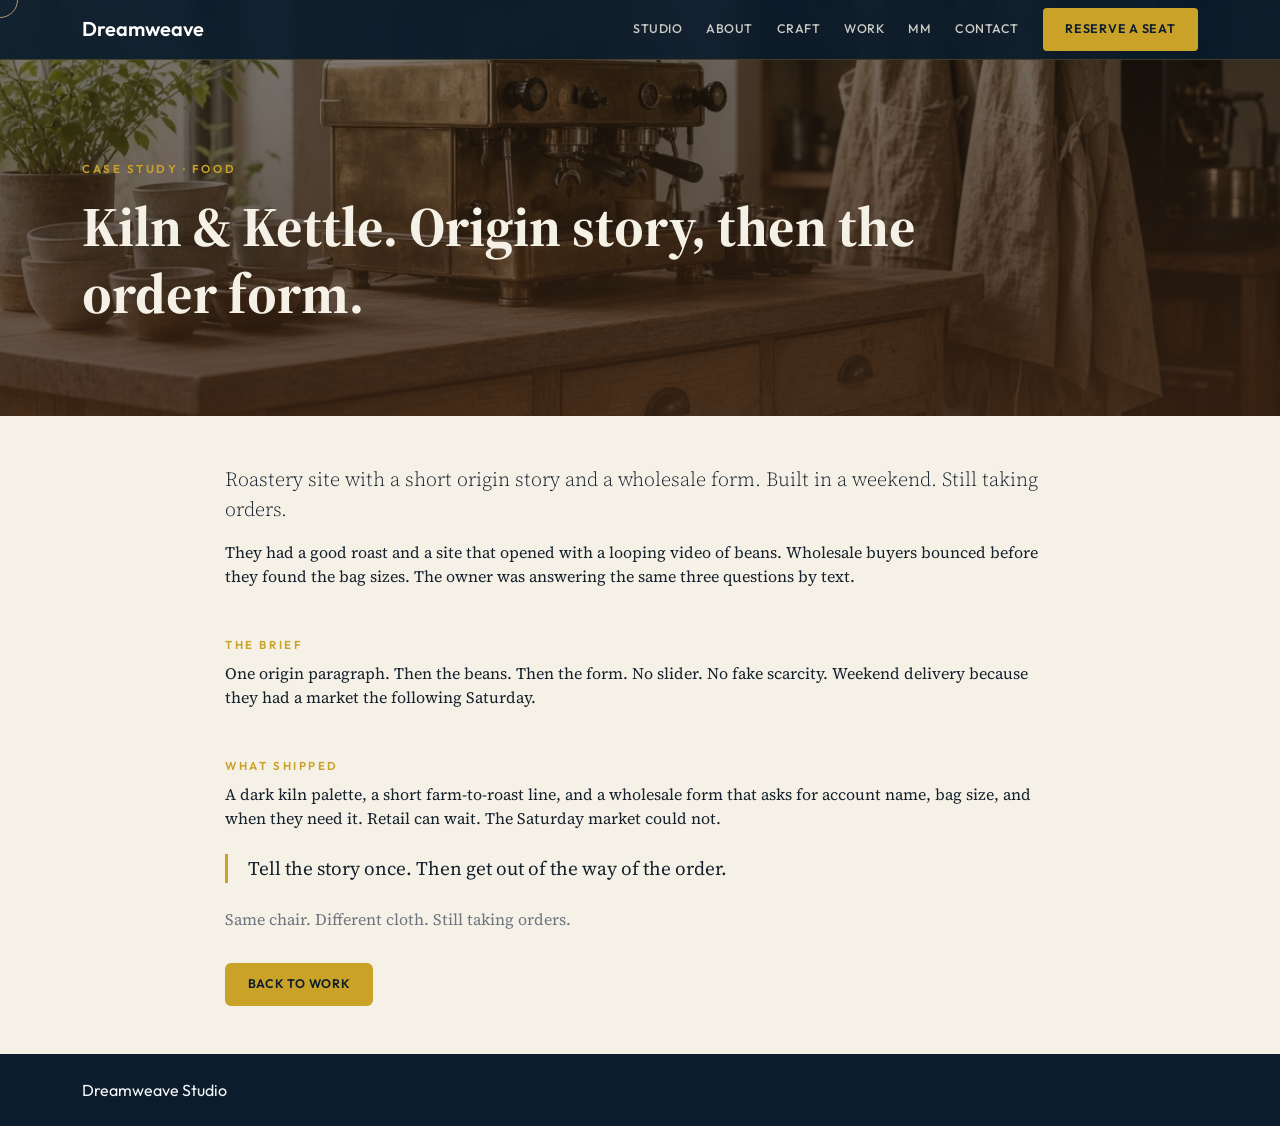
<file: work-kiln.html>
<!doctype html>
<html lang="en">
<head>
  <meta charset="utf-8">
  <meta name="viewport" content="width=device-width, initial-scale=1">
  <title>Kiln & Kettle — Dreamweave</title>
  <link rel="preconnect" href="https://fonts.googleapis.com">
  <link rel="preconnect" href="https://fonts.gstatic.com" crossorigin>
  <link href="https://fonts.googleapis.com/css2?family=Outfit:wght@400;500;600;700&family=Source+Serif+4:opsz,wght@8..60,400;8..60,600;8..60,700&display=swap" rel="stylesheet">
  <link href="https://cdn.jsdelivr.net/npm/bootstrap@5.3.8/dist/css/bootstrap.min.css" rel="stylesheet" crossorigin="anonymous">
  <link href="css/custom.css" rel="stylesheet">
</head>
<body>
  <nav class="navbar navbar-expand-lg navbar-dream fixed-top sans">
    <div class="container">
      <a class="navbar-brand text-white fw-semibold" href="index.html">Dreamweave</a>
      <button class="navbar-toggler" type="button" data-bs-toggle="collapse" data-bs-target="#navMain" aria-label="Toggle navigation"><span class="navbar-toggler-icon" style="filter: invert(1);"></span></button>
      <div class="collapse navbar-collapse" id="navMain">
        <ul class="navbar-nav ms-auto align-items-lg-center gap-lg-2">
          <li class="nav-item"><a class="nav-link" href="index.html">Studio</a></li>
          <li class="nav-item"><a class="nav-link" href="about.html">About</a></li>
          <li class="nav-item"><a class="nav-link" href="craft.html">Craft</a></li>
          <li class="nav-item"><a class="nav-link" href="work.html">Work</a></li>
          <li class="nav-item"><a class="nav-link" href="mm.html">MM</a></li>
          <li class="nav-item"><a class="nav-link" href="contact.html">Contact</a></li>
          <li class="nav-item ms-lg-2"><a class="btn btn-gold btn-sm" href="contact.html">Reserve a seat</a></li>
        </ul>
      </div>
    </div>
  </nav>
  <header class="page-hero kiln"><div class="container"><p class="section-label sans mb-3">Case study · Food</p><h1 class="display-4 fw-bold col-lg-10">Kiln & Kettle. Origin story, then the order form.</h1></div></header>
  <main class="py-5"><div class="container col-lg-8">
    <p class="lead">Roastery site with a short origin story and a wholesale form. Built in a weekend. Still taking orders.</p>
    <p>They had a good roast and a site that opened with a looping video of beans. Wholesale buyers bounced before they found the bag sizes. The owner was answering the same three questions by text.</p>
    <p class="section-label sans mt-5 mb-2">The brief</p>
    <p>One origin paragraph. Then the beans. Then the form. No slider. No fake scarcity. Weekend delivery because they had a market the following Saturday.</p>
    <p class="section-label sans mt-5 mb-2">What shipped</p>
    <p>A dark kiln palette, a short farm-to-roast line, and a wholesale form that asks for account name, bag size, and when they need it. Retail can wait. The Saturday market could not.</p>
    <blockquote class="quote-block my-4">Tell the story once. Then get out of the way of the order.</blockquote>
    <p class="text-secondary">Same chair. Different cloth. Still taking orders.</p>
    <a class="btn btn-gold sans mt-3" href="work.html">Back to work</a>
  </div></main>
  <footer class="site-footer py-4 sans"><div class="container"><a class="link-light text-decoration-none" href="index.html">Dreamweave Studio</a></div></footer>
  <script src="https://cdn.jsdelivr.net/npm/bootstrap@5.3.8/dist/js/bootstrap.bundle.min.js" crossorigin="anonymous"></script>
  <script src="js/site.js"></script>
</body></html>
</file>
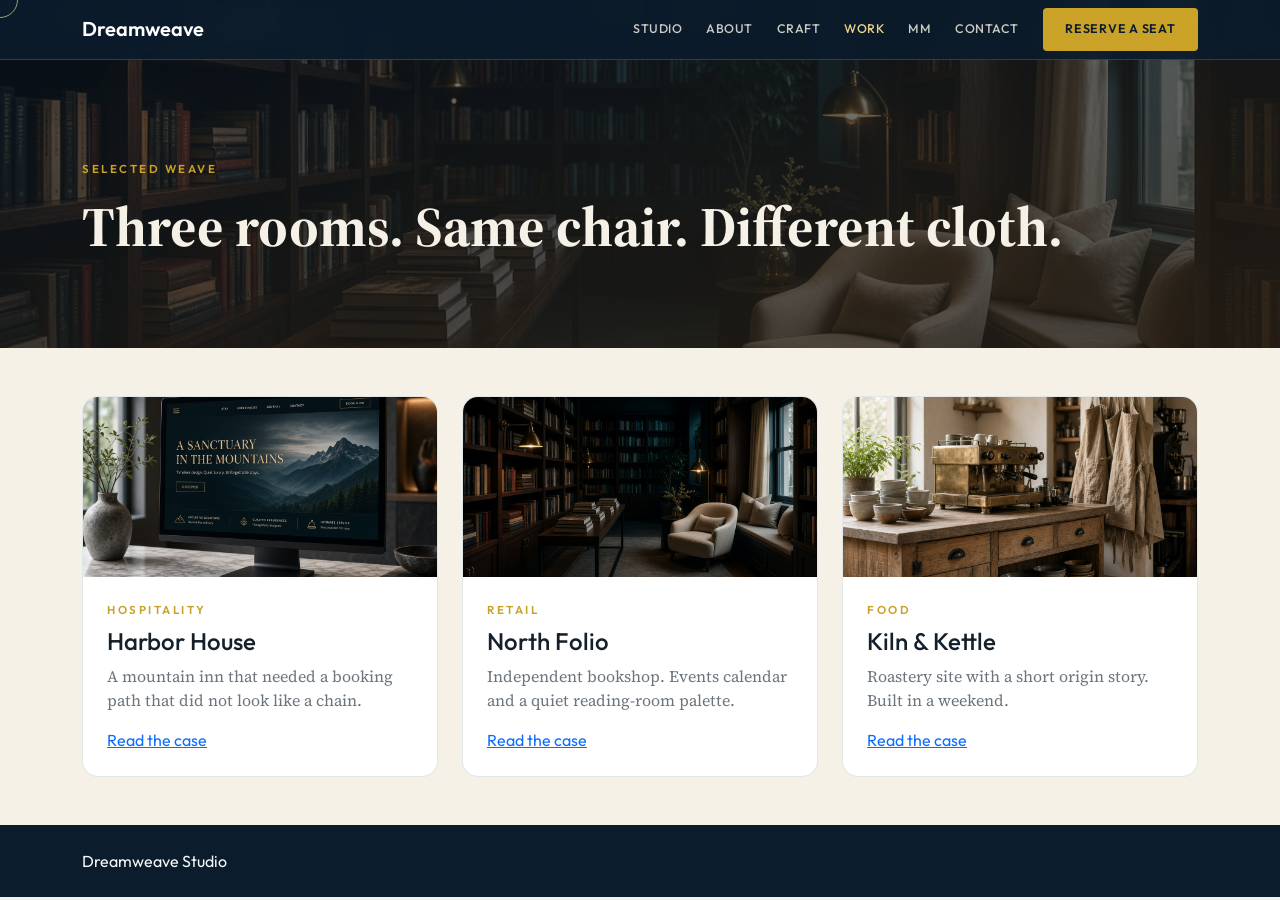
<file: work.html>
<!doctype html>
<html lang="en">
<head>
  <meta charset="utf-8">
  <meta name="viewport" content="width=device-width, initial-scale=1">
  <title>Work — Dreamweave</title>
  <link rel="preconnect" href="https://fonts.googleapis.com">
  <link rel="preconnect" href="https://fonts.gstatic.com" crossorigin>
  <link href="https://fonts.googleapis.com/css2?family=Outfit:wght@400;500;600;700&family=Source+Serif+4:opsz,wght@8..60,400;8..60,600;8..60,700&display=swap" rel="stylesheet">
  <link href="https://cdn.jsdelivr.net/npm/bootstrap@5.3.8/dist/css/bootstrap.min.css" rel="stylesheet" crossorigin="anonymous">
  <link href="css/custom.css" rel="stylesheet">
</head>
<body>
  <nav class="navbar navbar-expand-lg navbar-dream fixed-top sans">
    <div class="container">
      <a class="navbar-brand text-white fw-semibold" href="index.html">Dreamweave</a>
      <button class="navbar-toggler" type="button" data-bs-toggle="collapse" data-bs-target="#navMain" aria-label="Toggle navigation"><span class="navbar-toggler-icon" style="filter: invert(1);"></span></button>
      <div class="collapse navbar-collapse" id="navMain">
        <ul class="navbar-nav ms-auto align-items-lg-center gap-lg-2">
          <li class="nav-item"><a class="nav-link" href="index.html">Studio</a></li>
          <li class="nav-item"><a class="nav-link" href="about.html">About</a></li>
          <li class="nav-item"><a class="nav-link" href="craft.html">Craft</a></li>
          <li class="nav-item"><a class="nav-link" href="work.html">Work</a></li>
          <li class="nav-item"><a class="nav-link" href="mm.html">MM</a></li>
          <li class="nav-item"><a class="nav-link" href="contact.html">Contact</a></li>
          <li class="nav-item ms-lg-2"><a class="btn btn-gold btn-sm" href="contact.html">Reserve a seat</a></li>
        </ul>
      </div>
    </div>
  </nav>
  <header class="page-hero folio"><div class="container"><p class="section-label sans mb-3">Selected weave</p><h1 class="display-4 fw-bold">Three rooms. Same chair. Different cloth.</h1></div></header>
  <main class="py-5"><div class="container"><div class="row g-4">
    <div class="col-lg-4">
      <article class="card-weave h-100">
        <div class="card-photo harbor" role="img" aria-label="Harbor House"></div>
        <div class="p-4">
          <p class="section-label sans mb-2">Hospitality</p>
          <h2 class="h4 sans">Harbor House</h2>
          <p class="text-secondary">A mountain inn that needed a booking path that did not look like a chain.</p>
          <a class="stretched-link sans" href="work-harbor.html">Read the case</a>
        </div>
      </article>
    </div>
    <div class="col-lg-4">
      <article class="card-weave h-100">
        <div class="card-photo folio" role="img" aria-label="North Folio"></div>
        <div class="p-4">
          <p class="section-label sans mb-2">Retail</p>
          <h2 class="h4 sans">North Folio</h2>
          <p class="text-secondary">Independent bookshop. Events calendar and a quiet reading-room palette.</p>
          <a class="stretched-link sans" href="work-folio.html">Read the case</a>
        </div>
      </article>
    </div>
    <div class="col-lg-4">
      <article class="card-weave h-100">
        <div class="card-photo kiln" role="img" aria-label="Kiln and Kettle"></div>
        <div class="p-4">
          <p class="section-label sans mb-2">Food</p>
          <h2 class="h4 sans">Kiln &amp; Kettle</h2>
          <p class="text-secondary">Roastery site with a short origin story. Built in a weekend.</p>
          <a class="stretched-link sans" href="work-kiln.html">Read the case</a>
        </div>
      </article>
    </div>
  </div></div></main>
  <footer class="site-footer py-4 sans"><div class="container"><a class="link-light text-decoration-none" href="index.html">Dreamweave Studio</a></div></footer>
  <script src="https://cdn.jsdelivr.net/npm/bootstrap@5.3.8/dist/js/bootstrap.bundle.min.js" crossorigin="anonymous"></script>
  <script src="js/site.js"></script>
</body></html>
</file>
<file: css/custom.css>
:root {
  --dw-navy: #0b1c2c;
  --dw-teal: #0e3a4a;
  --dw-gold: #c9a227;
  --dw-gold-soft: #e8d48b;
  --dw-cream: #f6f1e7;
  --dw-ink: #14202b;
  --dw-ease: cubic-bezier(0.22, 1, 0.36, 1);
  --dw-spring: cubic-bezier(0.34, 1.4, 0.5, 1);
  --dw-move: 480ms;
  --dw-micro: 160ms;
}
html { scroll-behavior: smooth; }
body {
  font-family: "Source Serif 4", Georgia, serif;
  color: var(--dw-ink);
  background: var(--dw-cream);
  padding-top: 72px;
}
.sans { font-family: Outfit, system-ui, sans-serif; }
code {
  font-family: Outfit, system-ui, sans-serif;
  font-size: 0.92em;
  color: var(--dw-gold);
  background: rgba(201, 162, 39, 0.14);
  padding: 0.08em 0.38em;
  border-radius: 0.28rem;
}
.navbar-dream {
  background: rgba(11, 28, 44, 0.92);
  backdrop-filter: blur(12px);
  border-bottom: 1px solid rgba(201, 162, 39, 0.25);
  transition: background var(--dw-move) var(--dw-ease), padding var(--dw-move) var(--dw-ease);
}
.navbar-dream.is-compact { background: rgba(11, 28, 44, 0.98); }
.navbar-dream .nav-link {
  color: rgba(246, 241, 231, 0.82) !important;
  font-weight: 500; letter-spacing: 0.04em; text-transform: uppercase; font-size: 0.78rem;
}
.navbar-dream .nav-link:hover,
.navbar-dream .nav-link.active { color: var(--dw-gold-soft) !important; }
.hero, .page-hero {
  margin-top: -72px; color: var(--dw-cream);
  background:
    linear-gradient(180deg, rgba(11, 28, 44, 0.55) 0%, rgba(11, 28, 44, 0.82) 100%),
    url("../img/hero.jpg") center / cover no-repeat;
}
.hero { min-height: 92vh; padding-top: 72px; }
.page-hero { padding: 10rem 0 5rem; }
.page-hero.library {
  background:
    linear-gradient(180deg, rgba(11, 28, 44, 0.55) 0%, rgba(11, 28, 44, 0.82) 100%),
    url("../img/library.jpg") center / cover no-repeat;
}
.page-hero.folio {
  background:
    linear-gradient(165deg, rgba(11, 28, 44, 0.5) 0%, rgba(42, 34, 24, 0.78) 100%),
    url("../img/work-folio.jpg") center / cover no-repeat;
}
.page-hero.wire {
  background:
    linear-gradient(180deg, rgba(11, 28, 44, 0.55) 0%, rgba(11, 28, 44, 0.82) 100%),
    url("../img/wireframes.jpg") center / cover no-repeat;
}
.page-hero.kiln {
  background:
    linear-gradient(180deg, rgba(26, 20, 14, 0.55) 0%, rgba(58, 36, 20, 0.82) 100%),
    url("../img/work-kiln.jpg") center / cover no-repeat;
}
.section-label { color: var(--dw-gold); letter-spacing: 0.22em; text-transform: uppercase; font-size: 0.72rem; font-weight: 600; }
.gold-rule { width: 72px; height: 2px; background: var(--dw-gold); }
.btn-gold {
  background: var(--dw-gold); color: var(--dw-navy); border: none; font-weight: 600;
  letter-spacing: 0.06em; text-transform: uppercase; font-size: 0.78rem; padding: 0.75rem 1.4rem;
  transition: transform var(--dw-micro) var(--dw-spring), background var(--dw-micro);
}
.btn-gold:hover { background: var(--dw-gold-soft); color: var(--dw-navy); transform: translateY(-2px); }
.btn-gold:active { transform: scale(0.98); }
.btn-ghost {
  border: 1px solid rgba(232, 212, 139, 0.55);
  color: var(--dw-gold-soft);
  font-weight: 600;
  letter-spacing: 0.06em;
  text-transform: uppercase;
  font-size: 0.78rem;
  padding: 0.75rem 1.4rem;
  background: transparent;
}
.btn-ghost:hover { background: rgba(232, 212, 139, 0.12); color: var(--dw-gold-soft); }
.stat { font-size: 2.4rem; font-weight: 700; line-height: 1; color: var(--dw-navy); }
.card-weave {
  border: 1px solid rgba(14, 58, 74, 0.12); background: #fff; border-radius: 1rem;
  overflow: hidden;
  position: relative;
  transition: transform var(--dw-move) var(--dw-spring), box-shadow var(--dw-move) var(--dw-ease);
}
.card-weave:hover { transform: translateY(-6px); box-shadow: 0 18px 40px rgba(11, 28, 44, 0.12); }
.card-photo {
  height: 180px;
  background-size: cover;
  background-position: center;
}
.card-photo.harbor { background-image: url("../img/work-harbor.jpg"); }
.card-photo.folio { background-image: url("../img/work-folio.jpg"); }
.card-photo.kiln { background-image: url("../img/work-kiln.jpg"); }
.step-num { font-size: 0.78rem; letter-spacing: 0.18em; font-weight: 600; color: var(--dw-gold); }
.icon-orb {
  width: 52px; height: 52px; border-radius: 50%;
  background: rgba(201, 162, 39, 0.12);
  color: var(--dw-teal);
  display: grid; place-items: center; font-size: 1.35rem;
}
footer.site-footer { background: var(--dw-navy); color: rgba(246, 241, 231, 0.75); }
.form-control, .form-select {
  border-radius: 0.6rem;
  border-color: rgba(14, 58, 74, 0.18);
  padding: 0.8rem 1rem;
}
.form-live { position: relative; }
.form-live .tick {
  position: absolute; right: 12px; top: 2.55rem; color: #2a7a4b; opacity: 0; pointer-events: none;
}
.form-live.is-ok .tick { opacity: 1; }
.field-ok { border-color: #2a7a4b !important; }
.skip-link {
  position: absolute; left: 1rem; top: -3.5rem; z-index: 1080;
  background: var(--dw-gold); color: var(--dw-navy);
  padding: 0.5rem 0.9rem; border-radius: 0.4rem;
}
.skip-link:focus { top: 0.75rem; }
.quote-block { border-left: 3px solid var(--dw-gold); padding-left: 1.25rem; font-size: 1.2rem; }
.mm-stage {
  position: relative; overflow: hidden; border-radius: 1.4rem; padding: 2.2rem 1.6rem;
  background: radial-gradient(600px 240px at 10% -10%, rgba(201,162,39,.22), transparent 60%),
    linear-gradient(135deg, var(--dw-navy), var(--dw-teal));
  color: var(--dw-cream);
}
.mm-orb {
  position: absolute; right: -40px; top: -40px; width: 220px; height: 220px; border-radius: 50%;
  background: conic-gradient(from 200deg, var(--dw-gold), #7a5cff, var(--dw-gold));
  filter: blur(8px); opacity: .45; animation: mm-spin 16s linear infinite;
}
@keyframes mm-spin { to { transform: rotate(360deg); } }
.scroll-progress {
  position: fixed; top: 0; left: 0; height: 2px; width: 100%; z-index: 1080;
  background: var(--dw-gold); transform: scaleX(0); transform-origin: 0 50%;
  animation: dw-progress linear; animation-timeline: scroll();
}
@keyframes dw-progress { from { transform: scaleX(0); } to { transform: scaleX(1); } }
.cursor-ring {
  position: fixed; width: 36px; height: 36px;
  border: 1px solid rgba(232, 212, 139, 0.7); border-radius: 50%;
  pointer-events: none; z-index: 1090; transform: translate(-50%, -50%);
  transition: width var(--dw-micro), height var(--dw-micro), background var(--dw-micro);
}
.cursor-ring.is-hot { width: 52px; height: 52px; background: rgba(201, 162, 39, 0.12); }
.bento { display: grid; grid-template-columns: 1.4fr 1fr 1fr; gap: 1.1rem; }
.bento-wide {
  grid-column: 1 / 2; grid-row: 1 / 3; min-height: 320px;
  background: linear-gradient(180deg, #0e3a4a, #0b1c2c);
  color: var(--dw-cream) !important;
}
.bento-contact { grid-column: 2 / -1; }
.to-top {
  position: fixed; right: 1.1rem; bottom: 1.1rem; width: 44px; height: 44px; border: 0;
  border-radius: 999px; background: var(--dw-navy); color: var(--dw-gold-soft); z-index: 1070;
  display: grid; place-items: center; opacity: 0; pointer-events: none;
  transform: translateY(8px); transition: opacity var(--dw-micro), transform var(--dw-micro) var(--dw-spring);
}
.to-top.is-in { opacity: 1; pointer-events: auto; transform: none; }
@media (max-width: 991.98px) {
  .bento { grid-template-columns: 1fr 1fr; }
  .bento-wide { grid-column: 1 / -1; grid-row: auto; }
  .navbar-dream .navbar-collapse {
    background: var(--dw-navy); margin: 0.6rem -0.75rem 0; padding: 0.75rem 1.25rem 1.1rem;
  }
  .cursor-ring { display: none; }
}
@media (max-width: 575.98px) { .bento { grid-template-columns: 1fr; } .bento-contact { grid-column: auto; } }
@media (prefers-reduced-motion: reduce) {
  html { scroll-behavior: auto; }
  .scroll-progress, .card-weave, .mm-orb { animation: none !important; transition: none !important; }
  .cursor-ring { display: none; }
}
</file>
